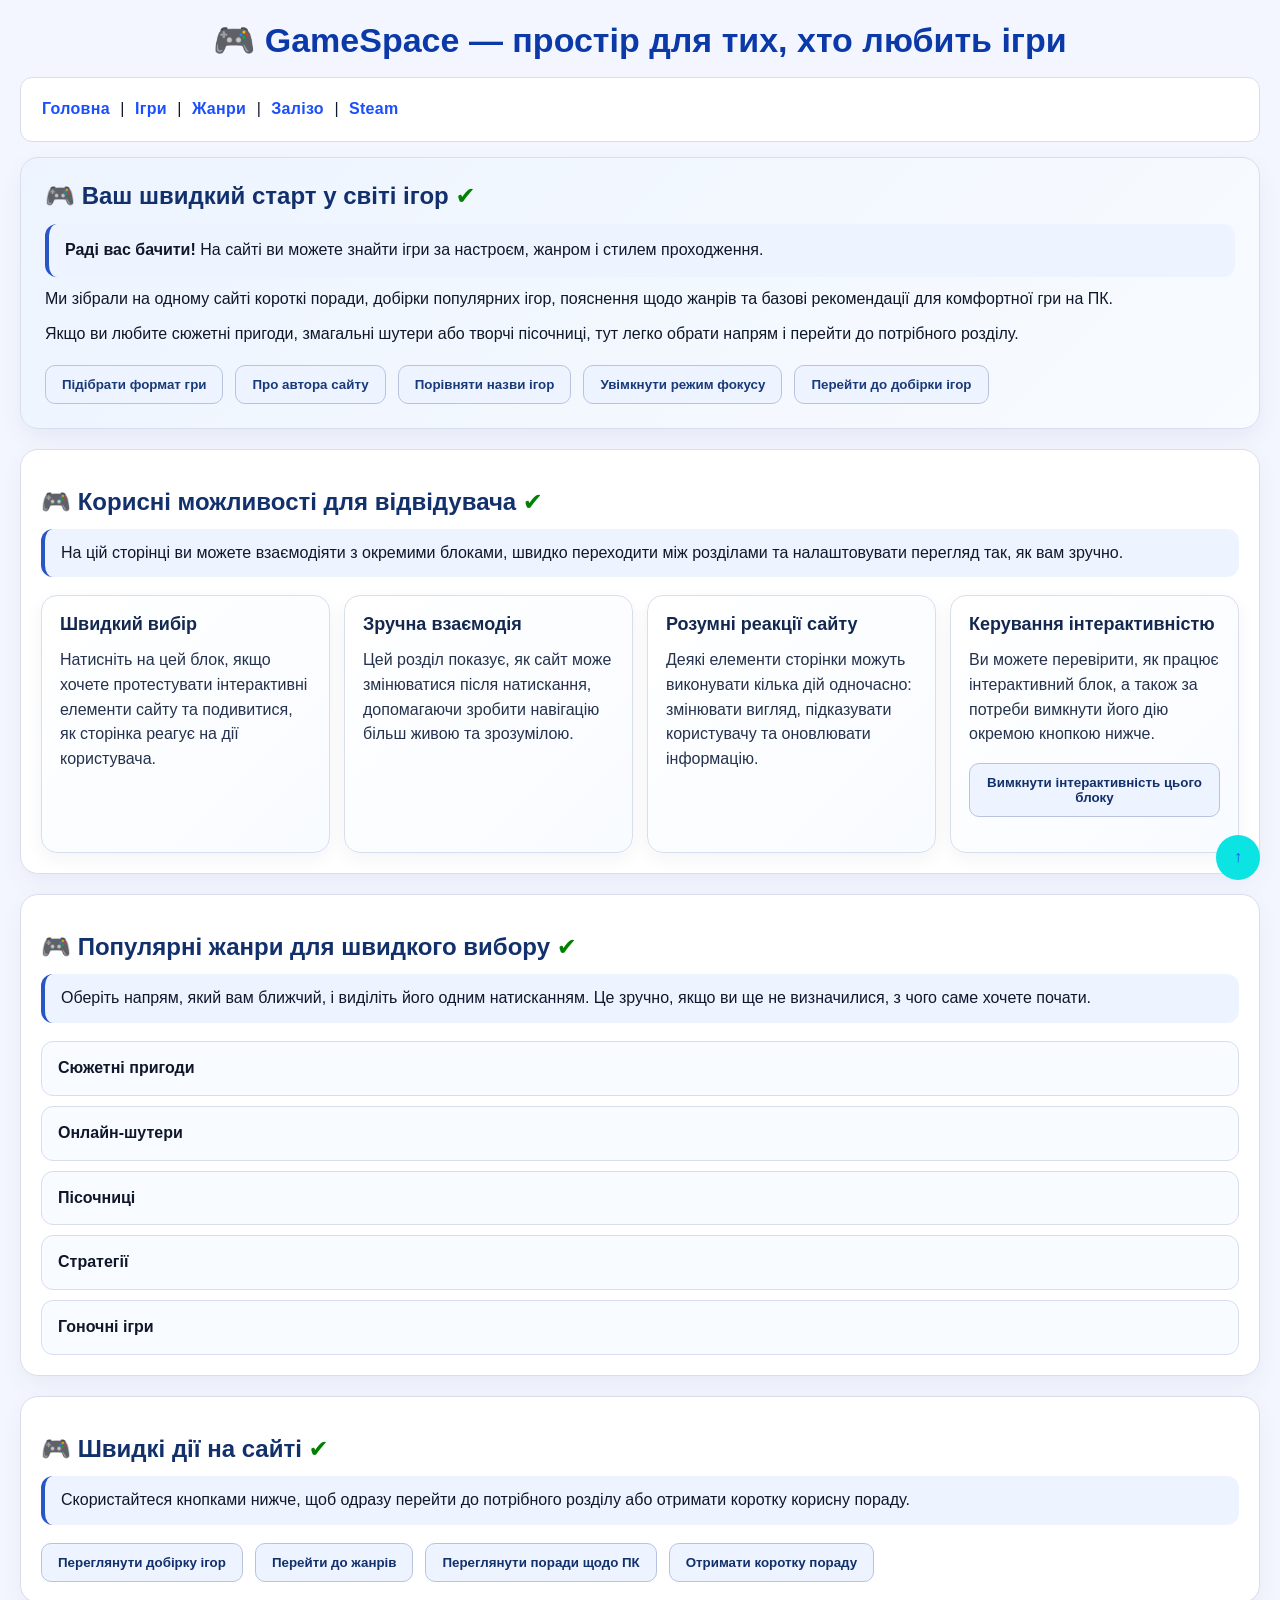
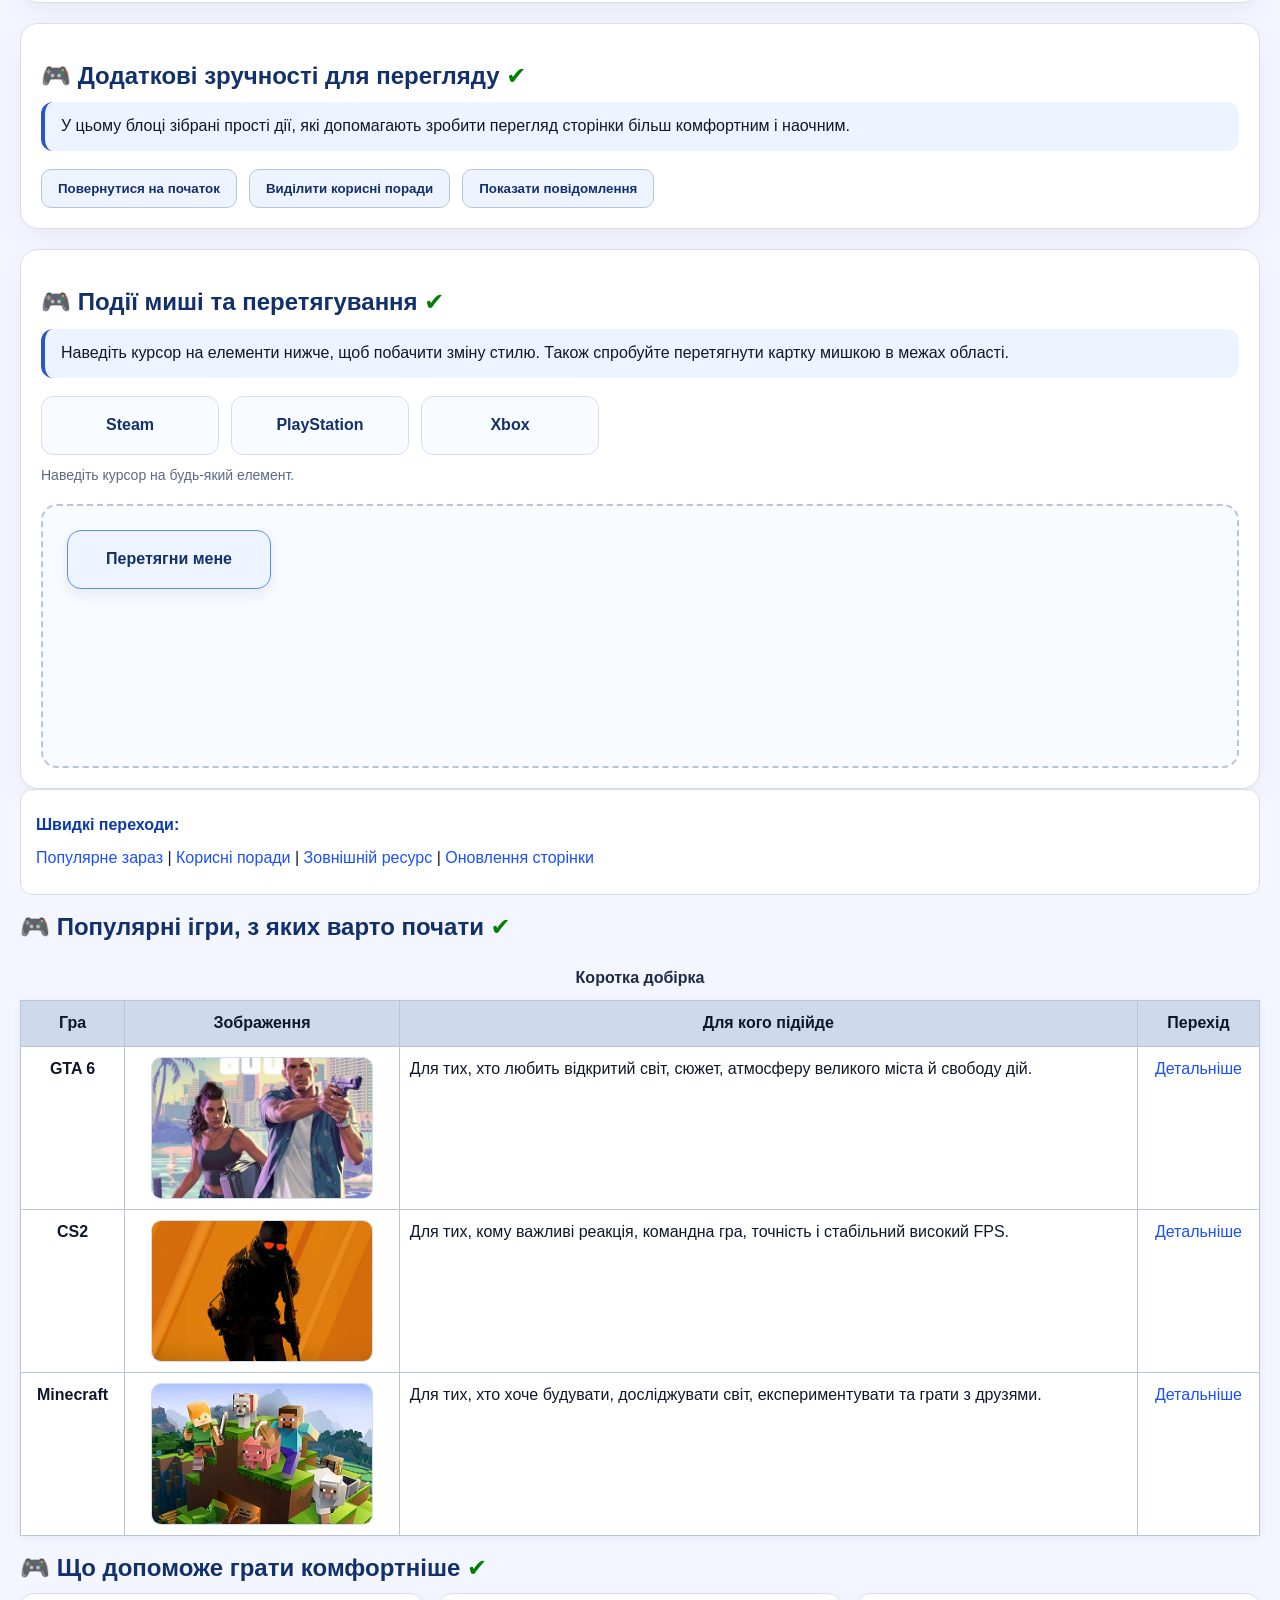
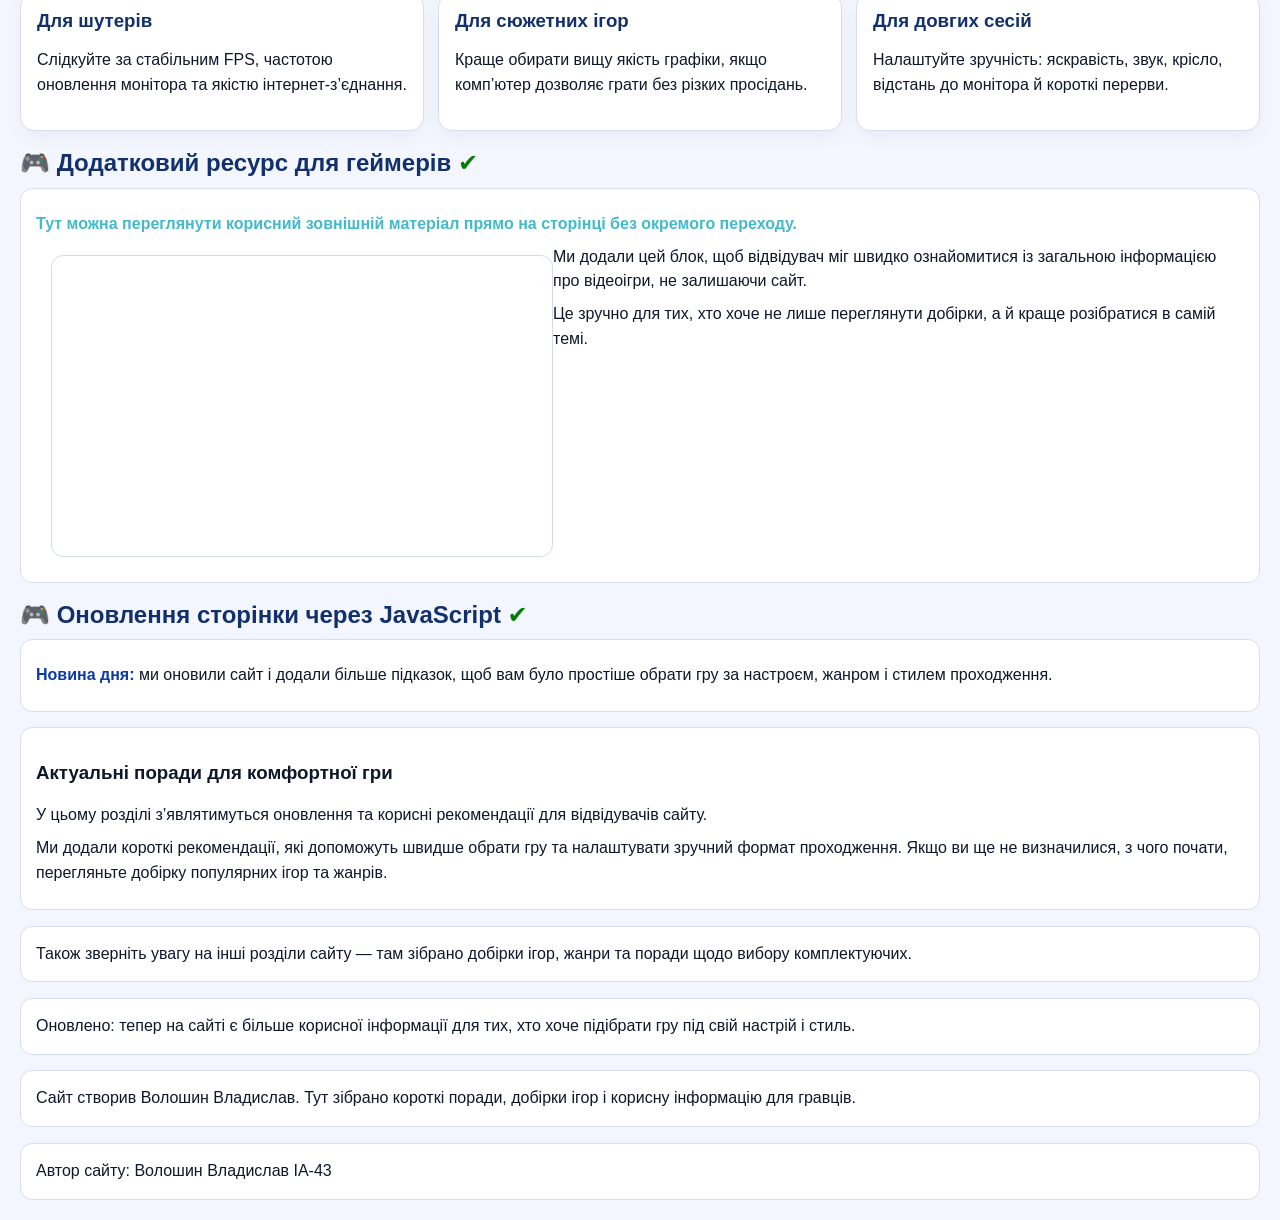
<file: index.html>
<!doctype html>
<html lang="uk">

<head>
    <meta charset="utf-8">
    <meta name="author" content="Волошин Владислав ІА-43">
    <meta name="viewport" content="width=device-width, initial-scale=1">
    <title>GameSpace — сайт для геймерів</title>

    <link rel="stylesheet" href="style.css">

    <style>
        a {
            color: #0a7a3c;
            text-decoration: none;
        }

        a:hover {
            text-decoration: underline;
        }

        .hero {
            background: linear-gradient(135deg, #edf4ff, #f8fbff);
            border: 1px solid #d8deee;
            border-radius: 18px;
            padding: 24px;
            margin-bottom: 20px;
            box-shadow: 0 10px 24px rgba(20, 41, 86, 0.06);
        }

        .hero h2 {
            margin-top: 0;
            margin-bottom: 14px;
        }

        .hero p {
            margin: 10px 0;
        }

        .welcomeText {
            background: #eef4ff;
            border-left: 4px solid #2857c5;
            border-radius: 12px;
            padding: 14px 16px;
        }

        .actionRow {
            display: flex;
            flex-wrap: wrap;
            gap: 12px;
            margin-top: 18px;
        }

        .actionRow button {
            padding: 11px 16px;
            border: 1px solid #b8c3df;
            border-radius: 10px;
            background: #eef4ff;
            cursor: pointer;
            font-weight: 700;
            color: #183a7a;
            transition: background 0.2s ease, transform 0.2s ease, box-shadow 0.2s ease;
        }

        .actionRow button:hover {
            background: #dce8ff;
            transform: translateY(-1px);
            box-shadow: 0 6px 14px rgba(25, 58, 122, 0.08);
        }

        .tipsGrid {
            display: grid;
            grid-template-columns: repeat(auto-fit, minmax(220px, 1fr));
            gap: 14px;
        }

        .tipsCard {
            background: #fff;
            border: 1px solid #d8deee;
            border-radius: 14px;
            padding: 16px;
            box-shadow: 0 6px 18px rgba(20, 41, 86, 0.05);
        }

        .tipsCard h3 {
            margin-top: 0;
            margin-bottom: 8px;
            color: #12306b;
        }

        .sectionCard {
            background: #fff;
            border: 1px solid #d8deee;
            border-radius: 18px;
            padding: 20px;
            margin-top: 20px;
            box-shadow: 0 10px 24px rgba(20, 41, 86, 0.05);
        }

        .sectionLead {
            background: #eef4ff;
            border-left: 4px solid #2857c5;
            border-radius: 12px;
            padding: 12px 16px;
            margin-top: 12px;
            margin-bottom: 18px;
        }

        .interactiveGrid {
            display: grid;
            grid-template-columns: repeat(auto-fit, minmax(230px, 1fr));
            gap: 14px;
            margin-top: 14px;
        }

        .demoCard {
            background: linear-gradient(135deg, #ffffff, #f8fbff);
            border: 1px solid #d8deee;
            border-radius: 16px;
            padding: 18px;
            box-shadow: 0 6px 18px rgba(20, 41, 86, 0.05);
            transition: transform 0.2s ease, box-shadow 0.2s ease, border-color 0.2s ease, background 0.2s ease;
            cursor: pointer;
            min-height: 220px;
        }

        .demoCard:hover {
            transform: translateY(-3px);
            box-shadow: 0 10px 22px rgba(20, 41, 86, 0.09);
            border-color: #a9bce8;
        }

        .demoCard.activeCard {
            background: #eef8ff;
            border-color: #5b8def;
        }

        .demoCard h3 {
            margin-top: 0;
            margin-bottom: 12px;
            color: #14284f;
            font-size: 18px;
        }

        .demoCard p {
            margin: 0;
            color: #25324d;
        }

        .genreList {
            list-style: none;
            margin: 14px 0 0;
            padding: 0;
            display: grid;
            gap: 10px;
        }

        .genreList li {
            background: #f8fbff;
            border: 1px solid #d8deee;
            border-radius: 12px;
            padding: 14px 16px;
            cursor: pointer;
            transition: background 0.2s ease, border-color 0.2s ease, transform 0.2s ease;
            font-weight: 600;
        }

        .genreList li:hover {
            background: #edf4ff;
            transform: translateX(4px);
        }

        .genreList li.selectedGenre {
            background: #dff4df;
            border-color: #65a865;
            font-weight: 700;
        }

        .menuRow {
            display: flex;
            flex-wrap: wrap;
            gap: 12px;
            margin-top: 14px;
        }

        .siteBtn {
            padding: 11px 16px;
            border: 1px solid #b8c3df;
            border-radius: 10px;
            background: #eef4ff;
            color: #12306b;
            font-weight: 700;
            cursor: pointer;
            transition: background 0.2s ease, transform 0.2s ease, box-shadow 0.2s ease;
        }

        .siteBtn:hover {
            background: #dce8ff;
            transform: translateY(-1px);
            box-shadow: 0 6px 14px rgba(25, 58, 122, 0.08);
        }

        .tipsAccent {
            outline: 2px solid #83b6ff;
            outline-offset: 4px;
            border-radius: 12px;
        }

        .smallNote {
            font-size: 14px;
            color: #5c6985;
            margin-top: 10px;
        }
    </style>
</head>

<body class="page">
    <a id="top"></a>

    <h1 id="mainTitle">GameSpace — простір для тих, хто любить ігри</h1>

    <nav class="box navbar">
        <a href="index.html">Головна</a> |
        <a href="games.html">Ігри</a> |
        <a href="genres.html">Жанри</a> |
        <a href="hardware.html">Залізо</a> |
        <a href="https://store.steampowered.com/" target="_blank" rel="noopener">Steam</a>
    </nav>

    <section class="hero">
        <h2>Ваш швидкий старт у світі ігор</h2>

        <p id="welcomeBox" class="welcomeText">
            Тут ви можете швидко знайти ігри за настроєм, жанром і стилем проходження.
        </p>

        <p>
            Ми зібрали на одному сайті короткі поради, добірки популярних ігор, пояснення щодо жанрів
            та базові рекомендації для комфортної гри на ПК.
        </p>

        <p>
            Якщо ви любите сюжетні пригоди, змагальні шутери або творчі пісочниці,
            тут легко обрати напрям і перейти до потрібного розділу.
        </p>

        <div class="actionRow">
            <button onclick="userDialog()">Підібрати формат гри</button>
            <button onclick="showDeveloperInfo('Волошин', 'Владислав')">Про автора сайту</button>
            <button onclick="compareStrings('Counter-Strike 2', 'Minecraft')">Порівняти назви ігор</button>
            <button onclick="changeBackgroundFor30Seconds()">Увімкнути режим фокусу</button>
            <button onclick="goToGamesPage()">Перейти до добірки ігор</button>
        </div>
    </section>

    <section class="sectionCard">
        <h2>Корисні можливості для відвідувача</h2>

        <p class="sectionLead">
            На цій сторінці ви можете взаємодіяти з окремими блоками, швидко переходити між розділами
            та налаштовувати перегляд так, як вам зручно.
        </p>

        <div class="interactiveGrid">
            <div class="demoCard" id="mouseCard" onclick="cardClickFromAttribute(event)">
                <h3>Швидкий вибір</h3>
                <p>
                    Натисніть на цей блок, якщо хочете протестувати інтерактивні елементи сайту
                    та подивитися, як сторінка реагує на дії користувача.
                </p>
            </div>

            <div class="demoCard" id="propertyCard">
                <h3>Зручна взаємодія</h3>
                <p>
                    Цей розділ показує, як сайт може змінюватися після натискання,
                    допомагаючи зробити навігацію більш живою та зрозумілою.
                </p>
            </div>

            <div class="demoCard" id="multiHandlerCard">
                <h3>Розумні реакції сайту</h3>
                <p>
                    Деякі елементи сторінки можуть виконувати кілька дій одночасно:
                    змінювати вигляд, підказувати користувачу та оновлювати інформацію.
                </p>
            </div>

            <div class="demoCard" id="objectHandlerCard">
                <h3>Керування інтерактивністю</h3>
                <p id="objectHandlerText">
                    Ви можете перевірити, як працює інтерактивний блок, а також за потреби
                    вимкнути його дію окремою кнопкою нижче.
                </p>
                <div style="margin-top: 16px;">
                    <button class="siteBtn" id="removeObjectHandlerBtn" type="button">Вимкнути інтерактивність цього блоку</button>
                </div>
            </div>
        </div>
    </section>

    <section class="sectionCard">
        <h2>Популярні жанри для швидкого вибору</h2>

        <p class="sectionLead">
            Оберіть напрям, який вам ближчий, і виділіть його одним натисканням.
            Це зручно, якщо ви ще не визначилися, з чого саме хочете почати.
        </p>

        <ul id="genreList" class="genreList">
            <li>Сюжетні пригоди</li>
            <li>Онлайн-шутери</li>
            <li>Пісочниці</li>
            <li>Стратегії</li>
            <li>Гоночні ігри</li>
        </ul>
    </section>

    <section class="sectionCard">
        <h2>Швидкі дії на сайті</h2>

        <p class="sectionLead">
            Скористайтеся кнопками нижче, щоб одразу перейти до потрібного розділу
            або отримати коротку корисну пораду.
        </p>

        <div id="actionMenu" class="menuRow">
            <button class="siteBtn" type="button" data-action="openGames">Переглянути добірку ігор</button>
            <button class="siteBtn" type="button" data-action="openGenres">Перейти до жанрів</button>
            <button class="siteBtn" type="button" data-action="openHardware">Переглянути поради щодо ПК</button>
            <button class="siteBtn" type="button" data-action="showAdvice">Отримати коротку пораду</button>
        </div>
    </section>

    <section class="sectionCard">
        <h2>Додаткові зручності для перегляду</h2>

        <p class="sectionLead">
            У цьому блоці зібрані прості дії, які допомагають зробити перегляд сторінки
            більш комфортним і наочним.
        </p>

        <div id="behaviorPanel" class="menuRow">
            <button class="siteBtn" type="button" data-behavior="scrollTop">Повернутися на початок</button>
            <button class="siteBtn" type="button" data-behavior="toggleHighlight">Виділити корисні поради</button>
            <button class="siteBtn" type="button" data-behavior="showMessage">Показати повідомлення</button>
        </div>
    </section>


<!-------------------->
<section class="sectionCard">
    <h2>Події миші та перетягування</h2>

    <p class="sectionLead">
        Наведіть курсор на елементи нижче, щоб побачити зміну стилю.
        Також спробуйте перетягнути картку мишкою в межах області.
    </p>

    <div id="mouseEventArea" class="mouseEventArea">
        <div class="hoverItem">Steam</div>
        <div class="hoverItem">PlayStation</div>
        <div class="hoverItem">Xbox</div>
    </div>

    <p id="mouseEventInfo" class="smallNote">
        Наведіть курсор на будь-який елемент.
    </p>

    <div id="dragZone" class="dragZone">
        <div id="dragItem" class="dragItem">
            Перетягни мене
        </div>
    </div>
</section>



    <div class="box">
        <p><strong>Швидкі переходи:</strong></p>
        <p>
            <a href="#popular">Популярне зараз</a> |
            <a href="#tips">Корисні поради</a> |
            <a href="#frame">Зовнішній ресурс</a> |
            <a href="#dynamic">Оновлення сторінки</a>
        </p>
    </div>

    <h2 id="popular">Популярні ігри, з яких варто почати</h2>

    <table class="mainTbl">
        <caption>Коротка добірка</caption>
        <tr>
            <th>Гра</th>
            <th>Зображення</th>
            <th>Для кого підійде</th>
            <th>Перехід</th>
        </tr>
        <tr>
            <td class="tCenter"><strong>GTA 6</strong></td>
            <td class="tCenter">
                <img src="img/gta6.jpg" alt="GTA 6" class="tblimg">
            </td>
            <td>
                Для тих, хто любить відкритий світ, сюжет, атмосферу великого міста й свободу дій.
            </td>
            <td class="tCenter">
                <a href="games.html#gta6">Детальніше</a>
            </td>
        </tr>
        <tr>
            <td class="tCenter"><strong>CS2</strong></td>
            <td class="tCenter">
                <img src="img/cs2.jpg" alt="CS2" class="tblimg">
            </td>
            <td>
                Для тих, кому важливі реакція, командна гра, точність і стабільний високий FPS.
            </td>
            <td class="tCenter">
                <a href="games.html#cs2">Детальніше</a>
            </td>
        </tr>
        <tr>
            <td class="tCenter"><strong>Minecraft</strong></td>
            <td class="tCenter">
                <img src="img/minecraft.jpg" alt="Minecraft" class="tblimg">
            </td>
            <td>
                Для тих, хто хоче будувати, досліджувати світ, експериментувати та грати з друзями.
            </td>
            <td class="tCenter">
                <a href="games.html#minecraft">Детальніше</a>
            </td>
        </tr>
    </table>

    <h2 id="tips">Що допоможе грати комфортніше</h2>

    <div class="tipsGrid">
        <div class="tipsCard">
            <h3>Для шутерів</h3>
            <p>Слідкуйте за стабільним FPS, частотою оновлення монітора та якістю інтернет-з’єднання.</p>
        </div>

        <div class="tipsCard">
            <h3>Для сюжетних ігор</h3>
            <p>Краще обирати вищу якість графіки, якщо комп’ютер дозволяє грати без різких просідань.</p>
        </div>

        <div class="tipsCard">
            <h3>Для довгих сесій</h3>
            <p>Налаштуйте зручність: яскравість, звук, крісло, відстань до монітора й короткі перерви.</p>
        </div>
    </div>

    <h2 id="frame">Додатковий ресурс для геймерів</h2>

    <div class="box" id="htmlExample">
        <p id="commentText">Тут можна переглянути корисний зовнішній матеріал прямо на сторінці без окремого переходу.</p>

        <iframe src="https://uk.wikipedia.org/wiki/Відеогра" width="500" height="300" class="floatFrame"
            title="Відеоігри"></iframe>

        <p>
            Ми додали цей блок, щоб відвідувач міг швидко ознайомитися із загальною інформацією
            про відеоігри, не залишаючи сайт.
        </p>
        <p>
            Це зручно для тих, хто хоче не лише переглянути добірки, а й краще розібратися в самій темі.
        </p>

        <p class="clear"></p>
    </div>

    <h2 id="dynamic">Оновлення сторінки через JavaScript</h2>

    <div class="box">
        <script>
            document.write("<p><strong>Новина дня:</strong> ми оновили сайт і додали більше підказок, щоб вам було простіше обрати гру за настроєм, жанром і стилем проходження.</p>");
        </script>
    </div>

    <div class="box" id="dynamicBlock">
        <p>У цьому розділі з’являтимуться оновлення та корисні рекомендації для відвідувачів сайту.</p>
    </div>

    <p class="box" id="replaceMe">Ми постійно доповнюємо сайт, щоб зробити вибір ігор зручнішим і цікавішим.</p>

    <p class="box" id="removeMe">Тут може відображатися тимчасова інформація, яка зникає після оновлення сторінки.</p>

    <div class="box" id="authorBox">
        Тут ви можете знайти коротку інформацію про автора та мету цього сайту.
    </div>

    <p class="box">Автор сайту: Волошин Владислав ІА-43</p>

    <a href="#top" class="toTop">↑</a>

    
    <script src="script.js"></script>

    <script>
        alert("Вітаємо на GameSpace!");

        const visitorName = prompt("Як до вас звертатися?", "Гість");
        const wantsFocusMode = confirm("Увімкнути спокійний фон сторінки на 30 секунд?");

        window.addEventListener("load", function () {
            const welcomeBox = document.getElementById("welcomeBox");

            if (welcomeBox) {
                if (visitorName !== null && visitorName.trim() !== "") {
                    welcomeBox.innerHTML =
                        "<strong>Раді вас бачити, " + visitorName + "!</strong> На сайті ви можете знайти ігри за настроєм, жанром і стилем проходження.";
                } else {
                    welcomeBox.innerHTML =
                        "<strong>Раді вас бачити!</strong> На сайті ви можете знайти ігри за настроєм, жанром і стилем проходження.";
                }
            }

            if (wantsFocusMode) {
                const oldBackground = document.body.style.backgroundColor;
                document.body.style.backgroundColor = "#eefbe7";

                setTimeout(function () {
                    document.body.style.backgroundColor = oldBackground;
                }, 30000);
            }
        });
    </script>
</body>

</html>
</file>
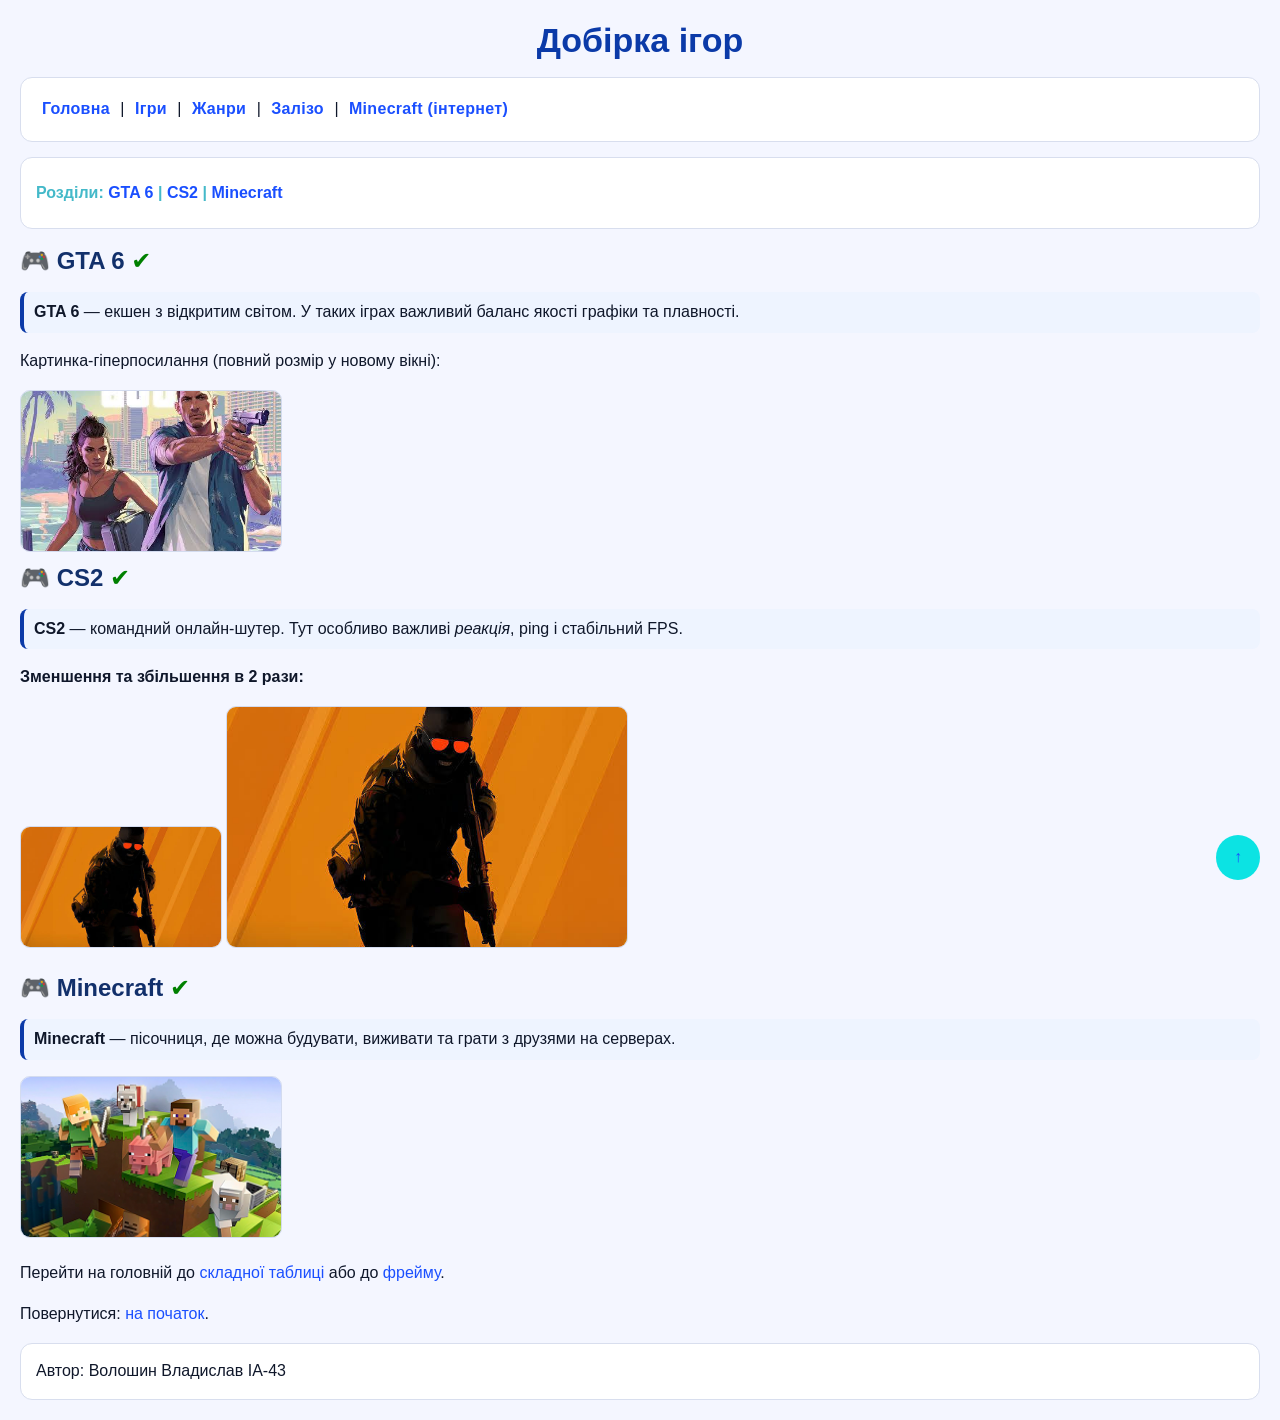
<file: games.html>
<!doctype html>
<html lang="uk">

<head>
    <meta charset="utf-8">
    <meta name="author" content="Волошин Владислав ІА-43">
    <meta name="viewport" content="width=device-width, initial-scale=1">
    <title>Ігри — добірка</title>

    <link rel="stylesheet" href="style.css">

    <style>
        a {
            color: #0a7a3c;
            text-decoration: none;
        }

        a:hover {
            text-decoration: underline;
        }
    </style>
</head>

<body class="page">
    <a id="top"></a>

    <h1 id="mainTitle">Добірка ігор</h1>

    <nav class="box navbar">
        <a href="index.html">Головна</a> |
        <a href="games.html">Ігри</a> |
        <a href="genres.html">Жанри</a> |
        <a href="hardware.html">Залізо</a> |
        <a href="https://www.minecraft.net/" target="_blank" rel="noopener">Minecraft (інтернет)</a>
    </nav>

    <div class="box">
        <p>Розділи: <a href="#gta6">GTA 6</a> | <a href="#cs2">CS2</a> | <a href="#minecraft">Minecraft</a></p>
    </div>

    <h2 id="gta6">GTA 6</h2>
    <p><strong>GTA 6</strong> — екшен з відкритим світом. У таких іграх важливий баланс якості графіки та плавності.</p>

    <p>Картинка-гіперпосилання (повний розмір у новому вікні):</p>

    <a href="img/gta6.jpg" target="_blank" rel="noopener">
        <img src="img/gta6.jpg" alt="GTA 6" class="pic leftImg">
    </a>
    <!--f-->

    <p class="clear"></p>

    <h2 id="cs2">CS2</h2>
    <p><strong>CS2</strong> — командний онлайн-шутер. Тут особливо важливі <em>реакція</em>, ping і стабільний FPS.</p>

    <p><strong>Зменшення та збільшення в 2 рази:</strong></p>
    <img src="img/cs2.jpg" alt="CS2 small" class="imgSmall">
    <img src="img/cs2.jpg" alt="CS2 big" class="imgBig">

    <h2 id="minecraft">Minecraft</h2>
    <p><strong>Minecraft</strong> — пісочниця, де можна будувати, виживати та грати з друзями на серверах.</p>
    <p>
        <a href="img/minecraft.jpg" target="_blank" rel="noopener">
            <img src="img/minecraft.jpg" alt="Minecraft" class="pic">
        </a>
    </p>

    <p>Перейти на головній до <a href="index.html#complex">складної таблиці</a> або до <a
            href="index.html#frame">фрейму</a>.</p>
    <p>Повернутися: <a href="#top">на початок</a>.</p>

    <p class="box">Автор: Волошин Владислав ІА-43</p>

    <a href="#top" class="toTop">↑</a>
</body>

</html>
</file>
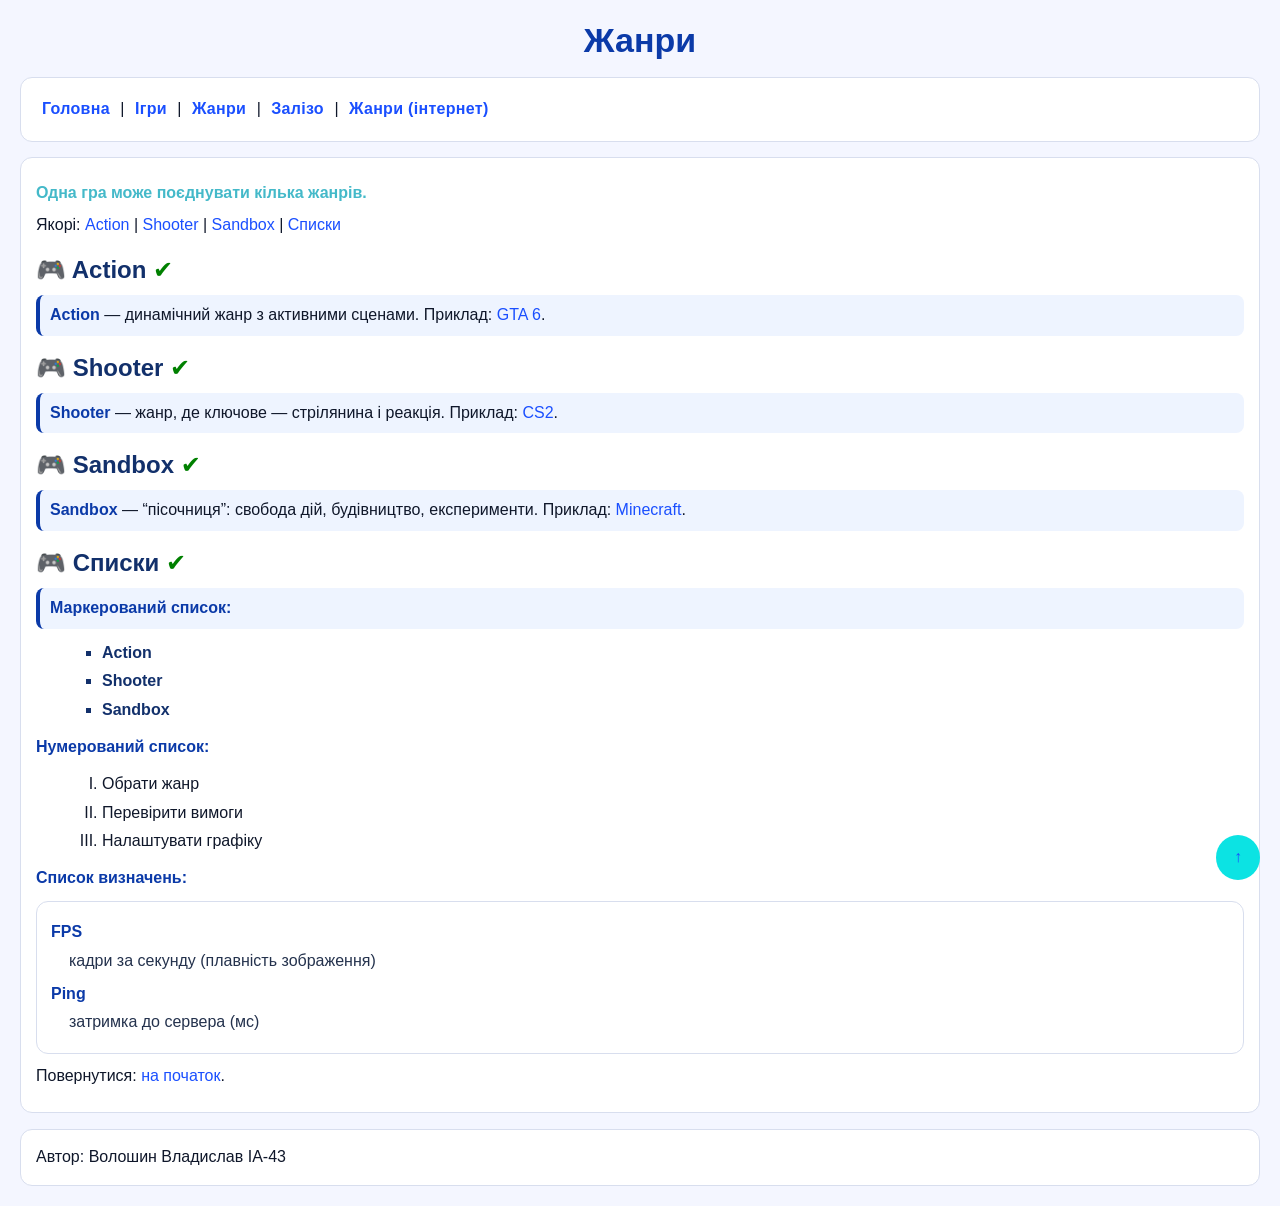
<file: genres.html>
<!doctype html>
<html lang="uk">

<head>

    <meta charset="utf-8">
    <meta name="author" content="Волошин Владислав ІА-43">
    <meta name="viewport" content="width=device-width, initial-scale=1">
    <title>Ігри — жанри</title>

    <link rel="stylesheet" href="style.css">

    <style>
        a {
            color: #0a7a3c;
            text-decoration: none;
        }

        a:hover {
            text-decoration: underline;
        }
    </style>
</head>

<body class="page">
    <a id="top"></a>

    <h1 id="mainTitle">Жанри</h1>

    <nav class="box navbar">
        <a href="index.html">Головна</a> |
        <a href="games.html">Ігри</a> |
        <a href="genres.html">Жанри</a> |
        <a href="hardware.html">Залізо</a> |
        <a href="https://uk.wikipedia.org/wiki/%D0%96%D0%B0%D0%BD%D1%80_%D0%B2%D1%96%D0%B4%D0%B5%D0%BE%D1%96%D0%B3%D0%BE%D1%80"
            target="_blank" rel="noopener">Жанри (інтернет)</a>
    </nav>

    <div class="box">
        <p>Одна гра може поєднувати кілька жанрів.</p>
        <p>Якорі: <a href="#action">Action</a> | <a href="#shooter">Shooter</a> | <a href="#sandbox">Sandbox</a> | <a
                href="#lists">Списки</a></p>

        <h2 id="action">Action</h2>
        <p><strong>Action</strong> — динамічний жанр з активними сценами. Приклад: <a href="games.html#gta6">GTA 6</a>.
        </p>

        <h2 id="shooter">Shooter</h2>
        <p><strong>Shooter</strong> — жанр, де ключове — стрілянина і реакція. Приклад: <a
                href="games.html#cs2">CS2</a>.</p>

        <h2 id="sandbox">Sandbox</h2>
        <p><strong>Sandbox</strong> — “пісочниця”: свобода дій, будівництво, експерименти. Приклад: <a
                href="games.html#minecraft">Minecraft</a>.</p>

        <h2 id="lists">Списки</h2>

        <p><strong>Маркерований список:</strong></p>
        <ul class="square-list">
            <li>Action</li>
            <li>Shooter</li>
            <li>Sandbox</li>
        </ul>

        <p><strong>Нумерований список:</strong></p>
        <ol class="roman-list">
            <li>Обрати жанр</li>
            <li>Перевірити вимоги</li>
            <li>Налаштувати графіку</li>
        </ol>

        <p><strong>Список визначень:</strong></p>
        <dl class="defList">
            <dt><strong>FPS</strong></dt>
            <dd>кадри за секунду (плавність зображення)</dd>
            <dt><strong>Ping</strong></dt>
            <dd>затримка до сервера (мс)</dd>
        </dl>

        <p>Повернутися: <a href="#top">на початок</a>.</p>
    </div>

    <p class="box">Автор: Волошин Владислав ІА-43</p>

    <a href="#top" class="toTop">↑</a>
</body>

</html>
</file>
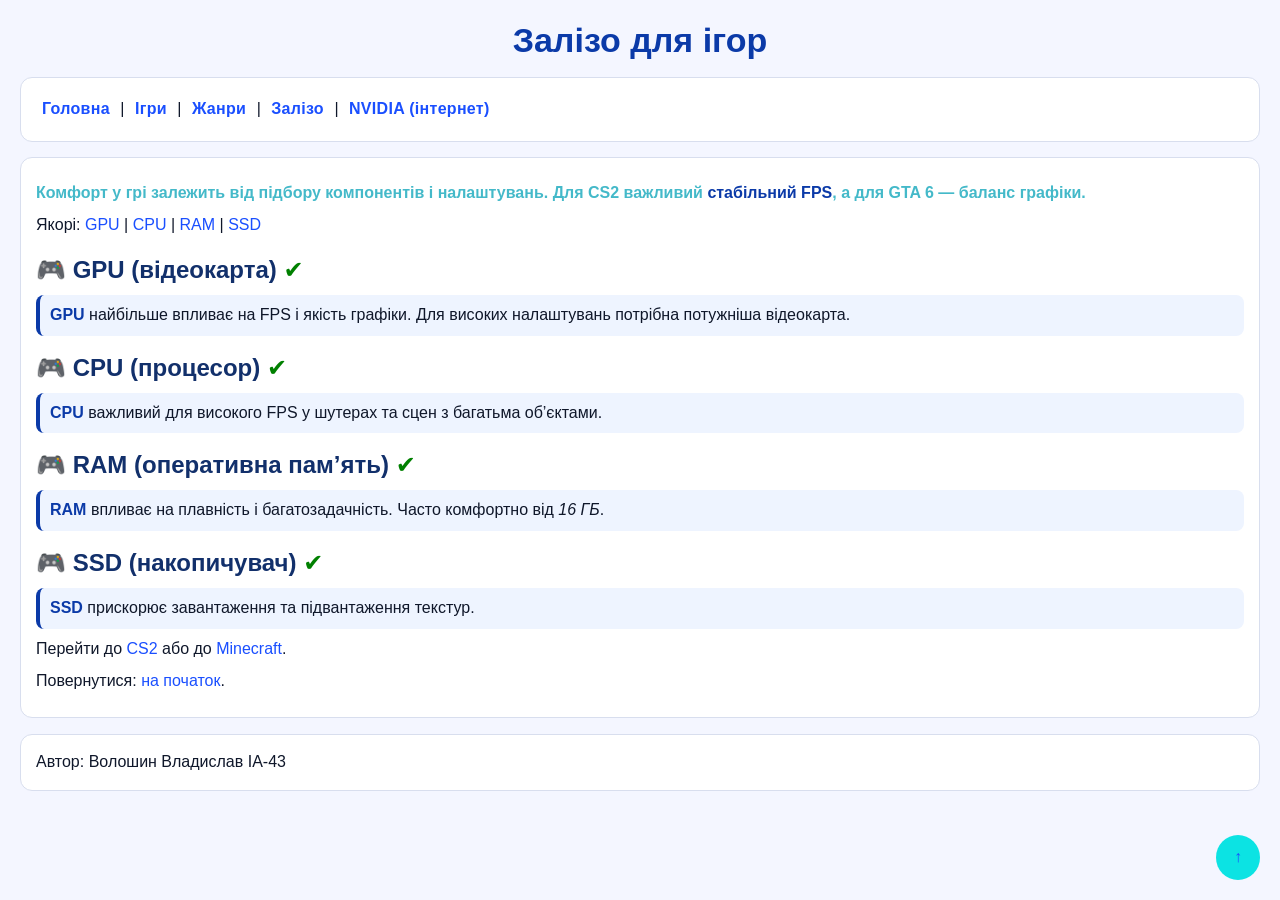
<file: hardware.html>
<!doctype html>
<html lang="uk">

<head>

    <meta charset="utf-8">
    <meta name="author" content="Волошин Владислав ІА-43">
    <meta name="viewport" content="width=device-width, initial-scale=1">
    <title>Ігри — залізо</title>

    <link rel="stylesheet" href="style.css">

    <style>
        a {
            color: #0a7a3c;
            text-decoration: none;
        }

        a:hover {
            text-decoration: underline;
        }
    </style>
</head>

<body class="page">
    <a id="top"></a>

    <h1 id="mainTitle">Залізо для ігор</h1>

    <nav class="box navbar">
        <a href="index.html">Головна</a> |
        <a href="games.html">Ігри</a> |
        <a href="genres.html">Жанри</a> |
        <a href="hardware.html">Залізо</a> |
        <a href="https://www.nvidia.com/" target="_blank" rel="noopener">NVIDIA (інтернет)</a>
    </nav>

    <div class="box">
        <p>Комфорт у грі залежить від підбору компонентів і налаштувань. Для CS2 важливий <strong>стабільний
                FPS</strong>, а для GTA 6 — баланс графіки.</p>
        <p>Якорі: <a href="#gpu">GPU</a> | <a href="#cpu">CPU</a> | <a href="#ram">RAM</a> | <a href="#ssd">SSD</a></p>

        <h2 id="gpu">GPU (відеокарта)</h2>
        <p><strong>GPU</strong> найбільше впливає на FPS і якість графіки. Для високих налаштувань потрібна потужніша
            відеокарта.</p>

        <h2 id="cpu">CPU (процесор)</h2>
        <p><strong>CPU</strong> важливий для високого FPS у шутерах та сцен з багатьма об’єктами.</p>

        <h2 id="ram">RAM (оперативна пам’ять)</h2>
        <p><strong>RAM</strong> впливає на плавність і багатозадачність. Часто комфортно від <em>16 ГБ</em>.</p>

        <h2 id="ssd">SSD (накопичувач)</h2>
        <p><strong>SSD</strong> прискорює завантаження та підвантаження текстур.</p>

        <p>Перейти до <a href="games.html#cs2">CS2</a> або до <a href="games.html#minecraft">Minecraft</a>.</p>
        <p>Повернутися: <a href="#top">на початок</a>.</p>
    </div>

    <p class="box">Автор: Волошин Владислав ІА-43</p>

    <a href="#top" class="toTop">↑</a>
</body>

</html>
</file>
<file: style.css>
body {
    font-family: Arial, system-ui, sans-serif;
    margin: 20px;
    line-height: 1.55;
    background-color: #f4f6ff;
    color: #0f172a;
}


.page {
    min-width: 320px;
}


#mainTitle {
    font-size: 34px;
    line-height: 1.2;
    text-align: center;
    color: #0b3aa8;
    margin: 6px 0 16px;
}


h2 {
    font-size: 24px;
    color: #12306b;
    margin: 18px 0 10px;
}


a {
    color: #1a4fff;
    text-decoration: underline;
    text-decoration-thickness: 2px;
    text-underline-offset: 3px;
}

a:link {
    color: #1a4fff;
}

a:visited {
    color: #6a2cff;
}

a:hover {
    opacity: 0.9;
}

a:active {
    color: #ff8a00;
}


.box {
    background: #fff;
    padding: 15px;
    border-radius: 12px;
    margin-bottom: 15px;
    border: 1px solid #d8deee;
}

.navbar a {
    font-weight: 700;
}


.mainTbl,
table {
    width: 100%;
    border-collapse: collapse;
    margin: 14px 0;
    background: #ffffff;
    border: 1px solid #b8c3df;
}

caption {
    padding: 10px;
    font-weight: 800;
    color: #1f2a44;
}

th,
td {
    border: 1px solid #b8c3df;
    padding: 10px;
    vertical-align: top;
}

th {
    background: #cfd9ec;
    text-align: center;
}


#complexTbl th {
    background: #bcd2ff;
}


.col25 {
    width: 25%;
}


.tLeft {
    text-align: left;
}

.tCenter {
    text-align: center;
}

.tRight {
    text-align: right;
}


#top {
    scroll-margin-top: 14px;
}


.tblimg {
    width: 220px;
    height: 140px;
    object-fit: cover;
    border-radius: 10px;
    display: block;
    margin: 0 auto;
    border: 1px solid #d3dbef;
}

.pic {
    width: 260px;
    height: 160px;
    object-fit: cover;
    border-radius: 10px;
    border: 1px solid #d3dbef;
}

.leftImg {
    float: left;
    margin: 0 15px 10px 0;
}

.imgSmall {
    width: 200px;
    height: 120px;
    object-fit: cover;
    border-radius: 10px;
    border: 1px solid #d3dbef;
}

.imgBig {
    width: 400px;
    height: 240px;
    object-fit: cover;
    border-radius: 10px;
    border: 1px solid #d3dbef;
}

.floatFrame {
    float: left;
    margin: 10px 0 10px 15px;
    border-radius: 12px;
    border: 1px solid #d3dbef;
}

.clear {
    clear: both;
}


ul,
ol,
dl {
    margin: 10px 0 10px 26px;
}


.square-list {
    list-style-type: square;
}

.roman-list {
    list-style-type: upper-roman;
}

li {
    padding: 2px 0;
}


.defList {
    background: #ffffff;
    border: 1px solid #d8deee;
    border-radius: 12px;
    padding: 10px 14px;
    margin-left: 0;
}

dt {
    font-weight: 800;
    color: #0b3aa8;
    margin-top: 8px;
}

dd {
    margin: 4px 0 8px 18px;
    color: #24324d;
}


.pImportant {
    color: #b40000 !important;
    font-style: italic;
}


h1,
h2,
h3,
h4,
h5,
h6 {
    font-family: Arial, system-ui, sans-serif;
    line-height: 1.2;
}

/* */

/* КС */
nav a {
    letter-spacing: 0.3px;
}

/* КС */
.box p {
    margin-top: 8px;
    margin-bottom: 8px;
}

/* ДС */
.navbar>a {
    display: inline-block;
    padding: 4px 6px;
    border-radius: 6px;
}

/* ДС */
.square-list>li {
    color: #12306b;
    font-weight: 600;
}

/* СС */
h2+p {
    background: #eef4ff;
    padding: 8px 10px;
    border-left: 4px solid #0b3aa8;
    border-radius: 8px;
}

/* СС */
h2+table {
    box-shadow: 0 2px 8px rgba(0, 0, 0, 0.06);
}

/* КС */
.mainTbl img {
    transition: transform 0.2s ease;
}

.mainTbl img:hover {
    transform: scale(1.03);
}

/* ДС */
.box>p strong {
    color: #0b3aa8;
}

.highlight {
    background: #f2ffe0;
    padding: 2px 6px;
    border-radius: 6px;
}

.toTop {
    position: fixed;
    bottom: 20px;
    right: 20px;
    background: #0ce3e3;
    color: rgb(9, 5, 5);
    padding: 10px 18px;
    border-radius: 50%;
    text-decoration: none;
    font-weight: bold;
}


.box p:first-child {
    font-weight: bold;
    color: #44b9c9;

}

h2::before {
    content: "🎮 ";
}

h2::after {
    content: " ✔";
    color: green;
}
.interactiveSection {
    margin-top: 18px;
}

.interactiveGrid {
    display: grid;
    grid-template-columns: repeat(auto-fit, minmax(230px, 1fr));
    gap: 14px;
    margin-top: 14px;
}

.demoCard {
    background: linear-gradient(135deg, #ffffff, #f5f8ff);
    border: 1px solid #d8deee;
    border-radius: 14px;
    padding: 16px;
    box-shadow: 0 4px 12px rgba(0, 0, 0, 0.05);
    transition: transform 0.2s ease, box-shadow 0.2s ease, border-color 0.2s ease;
    cursor: pointer;
}

.demoCard:hover {
    transform: translateY(-3px);
    box-shadow: 0 8px 20px rgba(0, 0, 0, 0.08);
    border-color: #a9bce8;
}

.demoCard.activeCard {
    background: #eef8ff;
    border-color: #5b8def;
}

.genreList {
    list-style: none;
    margin: 14px 0 0;
    padding: 0;
    display: grid;
    gap: 10px;
}

.genreList li {
    background: #f8fbff;
    border: 1px solid #d8deee;
    border-radius: 10px;
    padding: 12px 14px;
    cursor: pointer;
    transition: background 0.2s ease, border-color 0.2s ease, transform 0.2s ease;
}

.genreList li:hover {
    background: #edf4ff;
    transform: translateX(4px);
}

.genreList li.selectedGenre {
    background: #dff4df;
    border-color: #65a865;
    font-weight: 700;
}

.menuRow {
    display: flex;
    flex-wrap: wrap;
    gap: 10px;
    margin-top: 14px;
}

.siteBtn {
    padding: 10px 16px;
    border: 1px solid #b8c3df;
    border-radius: 10px;
    background: #eef4ff;
    color: #12306b;
    font-weight: 700;
    cursor: pointer;
    transition: background 0.2s ease, transform 0.2s ease;
}

.siteBtn:hover {
    background: #dce8ff;
    transform: translateY(-1px);
}

.tipsAccent {
    outline: 2px solid #83b6ff;
    outline-offset: 4px;
    border-radius: 12px;
}




/* */
.mouseEventArea {
    display: flex;
    flex-wrap: wrap;
    gap: 12px;
    margin-top: 14px;
}

.hoverItem {
    min-width: 140px;
    padding: 16px 18px;
    background: #f8fbff;
    border: 1px solid #d8deee;
    border-radius: 12px;
    text-align: center;
    font-weight: 700;
    color: #12306b;
    transition: background 0.2s ease, border-color 0.2s ease, transform 0.2s ease, box-shadow 0.2s ease;
}

.hoverItem.hovered {
    background: #dff4ff;
    border-color: #5b8def;
    transform: translateY(-2px);
    box-shadow: 0 8px 18px rgba(20, 41, 86, 0.08);
}

.dragZone {
    position: relative;
    margin-top: 18px;
    height: 260px;
    border: 2px dashed #b8c3df;
    border-radius: 16px;
    background: #f8fbff;
    overflow: hidden;
}

.dragItem {
    position: absolute;
    top: 24px;
    left: 24px;
    width: 170px;
    padding: 16px;
    background: #eef4ff;
    border: 1px solid #5b8def;
    border-radius: 14px;
    text-align: center;
    font-weight: 700;
    color: #12306b;
    cursor: grab;
    user-select: none;
    box-shadow: 0 6px 14px rgba(20, 41, 86, 0.08);
}

.dragItem.dragging {
    cursor: grabbing;
    opacity: 0.9;
}
</file>
